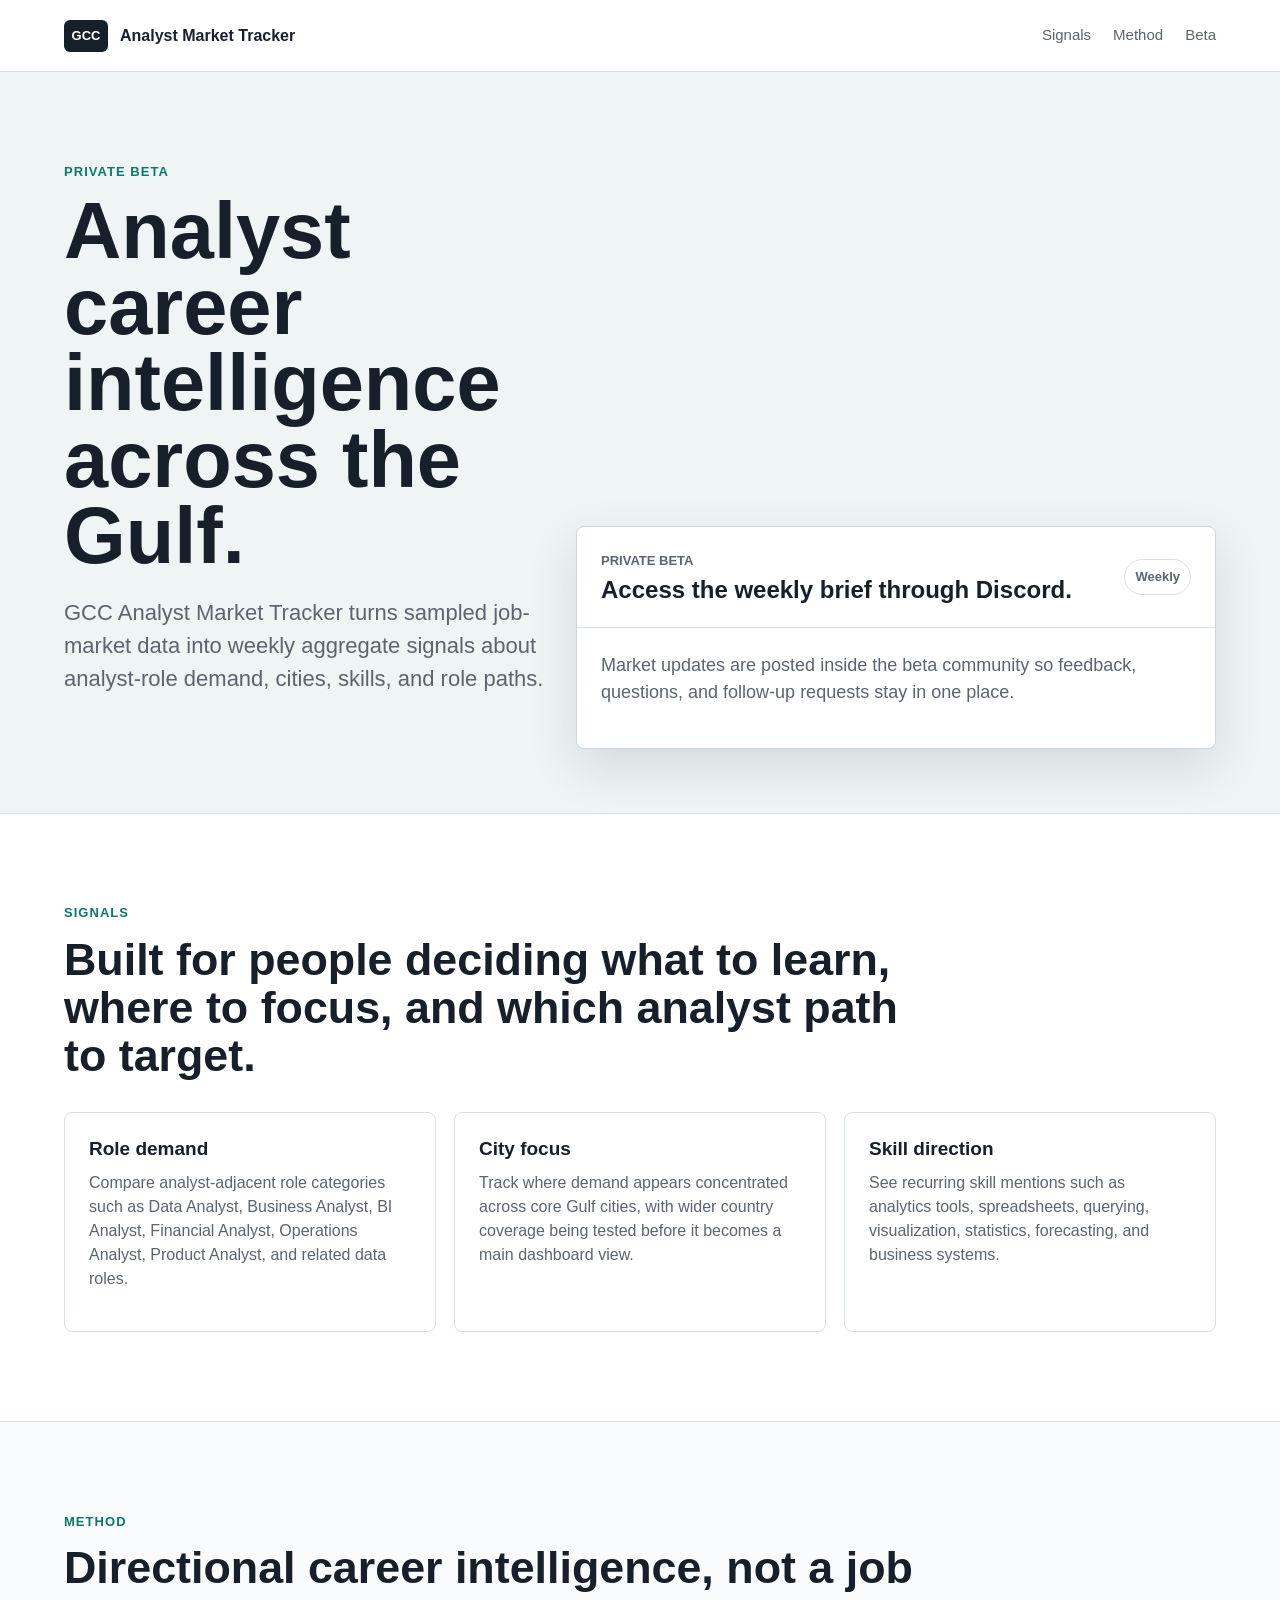
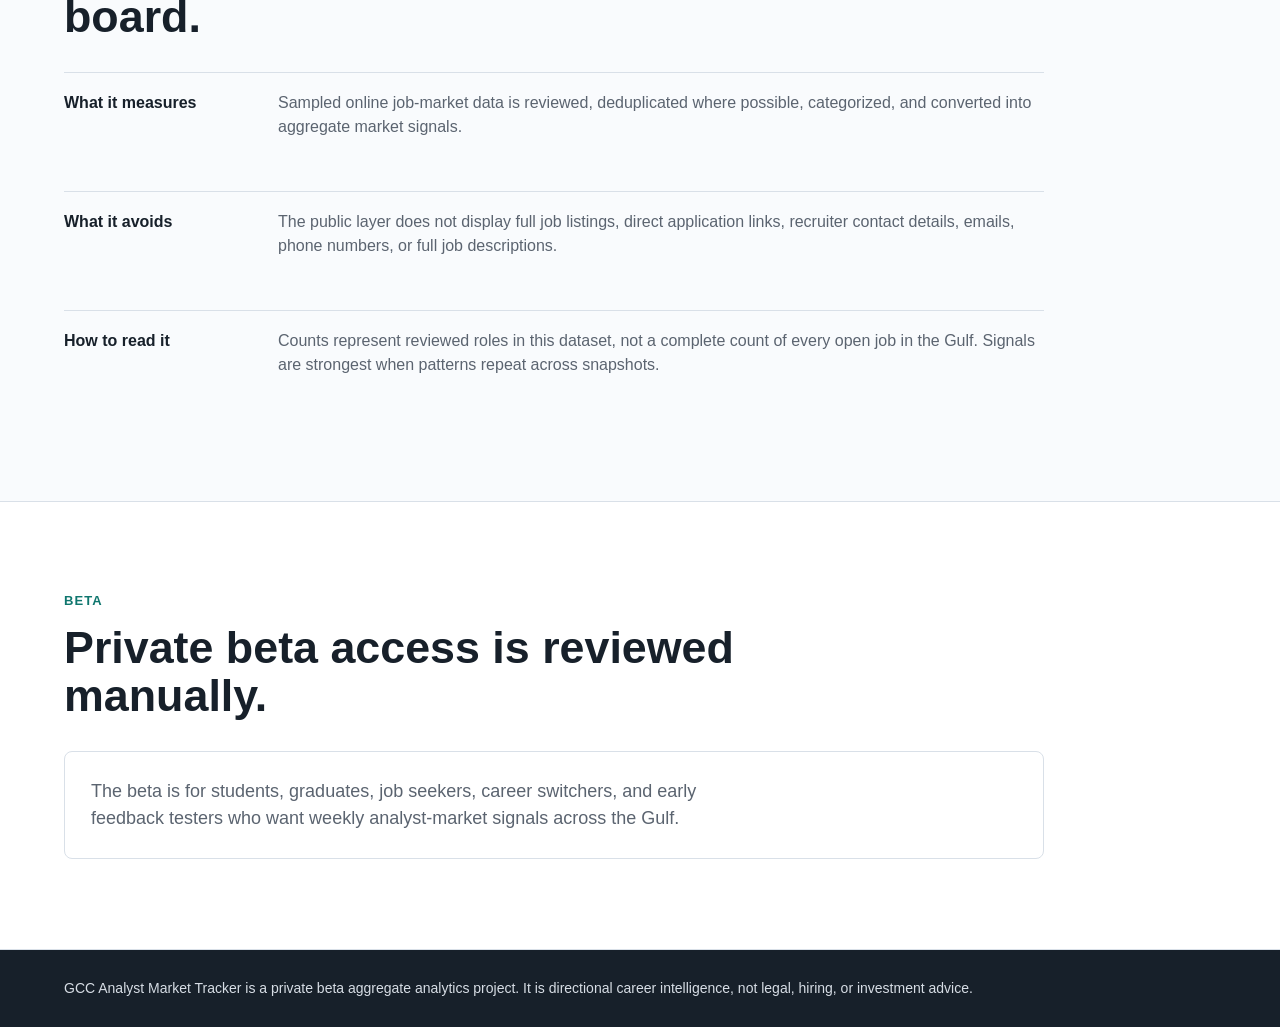
<file: docs/index.html>
<!doctype html>
<html lang="en">
  <head>
    <meta charset="utf-8">
    <meta name="viewport" content="width=device-width, initial-scale=1">
    <meta
      name="description"
      content="GCC Analyst Market Tracker is a private beta career intelligence project tracking aggregate analyst-role demand signals across the Gulf."
    >
    <title>GCC Analyst Market Tracker</title>
    <link rel="stylesheet" href="styles.css">
  </head>
  <body>
    <header class="site-header">
      <a class="brand" href="#top" aria-label="GCC Analyst Market Tracker home">
        <span class="brand-mark" aria-hidden="true">GCC</span>
        <span>Analyst Market Tracker</span>
      </a>
      <nav aria-label="Primary navigation">
        <a href="#signals">Signals</a>
        <a href="#method">Method</a>
        <a href="#beta">Beta</a>
      </nav>
    </header>

    <main id="top">
      <section class="hero" aria-labelledby="hero-title">
        <div class="hero-copy">
          <p class="eyebrow">Private beta</p>
          <h1 id="hero-title">Analyst career intelligence across the Gulf.</h1>
          <p class="hero-text">
            GCC Analyst Market Tracker turns sampled job-market data into weekly aggregate signals about analyst-role demand, cities, skills, and role paths.
          </p>
        </div>

        <div class="dashboard-preview beta-preview" aria-label="Private beta access preview">
          <div class="preview-header beta-preview-header">
            <div>
              <p class="preview-kicker">Private beta</p>
              <h2>Access the weekly brief through Discord.</h2>
            </div>
            <span class="period">Weekly</span>
          </div>

          <div class="beta-preview-body">
            <p>
              Market updates are posted inside the beta community so feedback, questions, and follow-up requests stay in one place.
            </p>
          </div>
        </div>
      </section>

      <section class="section" id="signals" aria-labelledby="signals-title">
        <div class="section-heading">
          <p class="eyebrow">Signals</p>
          <h2 id="signals-title">Built for people deciding what to learn, where to focus, and which analyst path to target.</h2>
        </div>
        <div class="info-grid">
          <article>
            <h3>Role demand</h3>
            <p>
              Compare analyst-adjacent role categories such as Data Analyst, Business Analyst, BI Analyst, Financial Analyst, Operations Analyst, Product Analyst, and related data roles.
            </p>
          </article>
          <article>
            <h3>City focus</h3>
            <p>
              Track where demand appears concentrated across core Gulf cities, with wider country coverage being tested before it becomes a main dashboard view.
            </p>
          </article>
          <article>
            <h3>Skill direction</h3>
            <p>
              See recurring skill mentions such as analytics tools, spreadsheets, querying, visualization, statistics, forecasting, and business systems.
            </p>
          </article>
        </div>
      </section>

      <section class="section compact" id="method" aria-labelledby="method-title">
        <div class="section-heading">
          <p class="eyebrow">Method</p>
          <h2 id="method-title">Directional career intelligence, not a job board.</h2>
        </div>
        <div class="scope-list">
          <div>
            <span class="label">What it measures</span>
            <p>Sampled online job-market data is reviewed, deduplicated where possible, categorized, and converted into aggregate market signals.</p>
          </div>
          <div>
            <span class="label">What it avoids</span>
            <p>The public layer does not display full job listings, direct application links, recruiter contact details, emails, phone numbers, or full job descriptions.</p>
          </div>
          <div>
            <span class="label">How to read it</span>
            <p>Counts represent reviewed roles in this dataset, not a complete count of every open job in the Gulf. Signals are strongest when patterns repeat across snapshots.</p>
          </div>
        </div>
      </section>

      <section class="section" id="beta" aria-labelledby="beta-title">
        <div class="section-heading">
          <p class="eyebrow">Beta</p>
          <h2 id="beta-title">Private beta access is reviewed manually.</h2>
        </div>
        <div class="beta-panel">
          <p>
            The beta is for students, graduates, job seekers, career switchers, and early feedback testers who want weekly analyst-market signals across the Gulf.
          </p>
        </div>
      </section>
    </main>

    <footer>
      <p>GCC Analyst Market Tracker is a private beta aggregate analytics project. It is directional career intelligence, not legal, hiring, or investment advice.</p>
    </footer>
  </body>
</html>
</file>
<file: docs/styles.css>
:root {
  color-scheme: light;
  --ink: #17202a;
  --muted: #5b6470;
  --line: #d9e0e8;
  --paper: #f7f9fb;
  --white: #ffffff;
  --blue: #2563eb;
  --teal: #0f766e;
  --gold: #b7791f;
  --red: #b42318;
  --green-paper: #eef5f4;
  --shadow: 0 18px 50px rgba(22, 32, 42, 0.12);
}

* {
  box-sizing: border-box;
}

html {
  scroll-behavior: smooth;
}

body {
  margin: 0;
  background: var(--paper);
  color: var(--ink);
  font-family: Arial, Helvetica, sans-serif;
  line-height: 1.5;
}

a {
  color: inherit;
  text-decoration: none;
}

.site-header {
  position: sticky;
  top: 0;
  z-index: 10;
  display: flex;
  align-items: center;
  justify-content: space-between;
  gap: 24px;
  min-height: 72px;
  padding: 14px clamp(20px, 5vw, 72px);
  border-bottom: 1px solid var(--line);
  background: rgba(255, 255, 255, 0.95);
  backdrop-filter: blur(14px);
}

.brand {
  display: inline-flex;
  align-items: center;
  gap: 12px;
  font-weight: 700;
}

.brand-mark {
  display: inline-flex;
  align-items: center;
  justify-content: center;
  width: 44px;
  height: 32px;
  border-radius: 6px;
  background: var(--ink);
  color: var(--white);
  font-size: 13px;
  letter-spacing: 0;
}

nav {
  display: flex;
  align-items: center;
  gap: 22px;
  color: var(--muted);
  font-size: 15px;
}

nav a:hover,
nav a:focus {
  color: var(--blue);
}

.hero {
  position: relative;
  overflow: hidden;
  min-height: calc(86vh - 72px);
  padding: clamp(48px, 7vw, 92px) clamp(20px, 5vw, 72px);
  border-bottom: 1px solid var(--line);
  background: var(--green-paper);
}

.hero-copy {
  position: relative;
  z-index: 2;
  max-width: 520px;
}

.eyebrow {
  margin: 0 0 12px;
  color: var(--teal);
  font-size: 13px;
  font-weight: 700;
  letter-spacing: 0.08em;
  text-transform: uppercase;
}

h1,
h2,
h3,
p {
  margin-top: 0;
}

h1 {
  max-width: 760px;
  margin-bottom: 22px;
  font-size: clamp(44px, 6.2vw, 88px);
  line-height: 0.96;
  letter-spacing: 0;
}

h2 {
  margin-bottom: 14px;
  font-size: clamp(28px, 3.5vw, 46px);
  line-height: 1.08;
  letter-spacing: 0;
}

h3 {
  margin-bottom: 10px;
  font-size: 19px;
  line-height: 1.25;
  letter-spacing: 0;
}

.hero-text {
  max-width: 620px;
  margin-bottom: 28px;
  color: var(--muted);
  font-size: clamp(18px, 2vw, 22px);
}

.period,
.mini-map span {
  border: 1px solid var(--line);
  border-radius: 999px;
  background: var(--white);
  color: var(--muted);
  font-size: 13px;
  font-weight: 700;
}

.dashboard-preview {
  position: absolute;
  right: clamp(20px, 5vw, 72px);
  bottom: clamp(24px, 5vw, 72px);
  z-index: 1;
  width: 100%;
  max-width: min(760px, 50vw);
  border: 1px solid #cbd6e2;
  border-radius: 8px;
  background: var(--white);
  box-shadow: var(--shadow);
  overflow: hidden;
}

.preview-header {
  display: flex;
  align-items: flex-start;
  justify-content: space-between;
  gap: 20px;
  padding: 24px;
  border-bottom: 1px solid var(--line);
}

.preview-header h2 {
  margin: 0;
  font-size: 24px;
}

.beta-preview-header {
  align-items: center;
}

.preview-kicker {
  margin-bottom: 6px;
  color: var(--muted);
  font-size: 13px;
  font-weight: 700;
  text-transform: uppercase;
}

.period {
  padding: 7px 10px;
}

.metric-grid {
  display: grid;
  grid-template-columns: repeat(3, minmax(0, 1fr));
  border-bottom: 1px solid var(--line);
}

.metric {
  min-height: 104px;
  padding: 20px 22px;
  border-right: 1px solid var(--line);
}

.metric:last-child {
  border-right: 0;
}

.metric-label {
  display: block;
  margin-bottom: 8px;
  color: var(--muted);
  font-size: 13px;
  font-weight: 700;
}

.metric strong {
  display: block;
  font-size: 30px;
  line-height: 1;
}

.chart-block {
  display: grid;
  gap: 14px;
  padding: 24px;
}

.bar-row {
  display: grid;
  grid-template-columns: minmax(128px, 180px) 1fr;
  align-items: center;
  gap: 16px;
  color: var(--muted);
  font-size: 14px;
  font-weight: 700;
}

.bar-track {
  height: 14px;
  border-radius: 999px;
  background: #e8edf3;
  overflow: hidden;
}

.bar {
  display: block;
  height: 100%;
  border-radius: inherit;
  background: var(--blue);
}

.bar.w-88 {
  width: 88%;
}

.bar.w-74 {
  width: 74%;
  background: var(--teal);
}

.bar.w-62 {
  width: 62%;
  background: var(--gold);
}

.bar.w-49 {
  width: 49%;
  background: var(--red);
}

.mini-map {
  display: flex;
  flex-wrap: wrap;
  gap: 10px;
  padding: 0 24px 24px;
}

.mini-map span {
  padding: 8px 10px;
}

.beta-preview-body {
  padding: 24px;
}

.beta-preview-body p {
  margin-bottom: 18px;
  color: var(--muted);
  font-size: 18px;
}


.section {
  padding: clamp(54px, 7vw, 96px) clamp(20px, 5vw, 72px);
  border-bottom: 1px solid var(--line);
  background: var(--white);
}

.section.compact {
  background: #f9fbfd;
}

.section-heading {
  max-width: 860px;
  margin-bottom: 32px;
}

.section-heading h2 {
  max-width: 940px;
}

.info-grid {
  display: grid;
  grid-template-columns: repeat(3, minmax(0, 1fr));
  gap: 18px;
}

.info-grid article {
  min-height: 210px;
  padding: 24px;
  border: 1px solid var(--line);
  border-radius: 8px;
  background: var(--white);
}

.info-grid p,
.scope-list p,
.beta-panel p,
footer p {
  color: var(--muted);
}

.scope-list {
  display: grid;
  gap: 18px;
  max-width: 980px;
}

.scope-list div {
  display: grid;
  grid-template-columns: 190px 1fr;
  gap: 24px;
  padding: 18px 0;
  border-top: 1px solid var(--line);
}

.label {
  color: var(--ink);
  font-weight: 700;
}

.beta-panel {
  display: flex;
  align-items: center;
  justify-content: space-between;
  gap: 24px;
  max-width: 980px;
  padding: 26px;
  border: 1px solid var(--line);
  border-radius: 8px;
  background: var(--white);
}

.beta-panel p {
  max-width: 680px;
  margin: 0;
  font-size: 18px;
}

footer {
  padding: 28px clamp(20px, 5vw, 72px);
  background: var(--ink);
}

footer p {
  margin: 0;
  color: #d7dde5;
  font-size: 14px;
}

@media (max-width: 1240px) {
  .site-header {
    align-items: flex-start;
    flex-direction: column;
  }

  .hero {
    min-height: auto;
  }

  .dashboard-preview {
    position: static;
    max-width: none;
    margin-top: 32px;
  }

  .info-grid {
    grid-template-columns: 1fr;
  }

  .hero-copy {
    max-width: 760px;
  }

  .scope-list div {
    grid-template-columns: 1fr;
    gap: 8px;
  }

  .beta-panel {
    align-items: flex-start;
    flex-direction: column;
  }
}

@media (max-width: 560px) {
  nav {
    width: 100%;
    justify-content: space-between;
    gap: 12px;
  }

  h1 {
    font-size: 42px;
  }

  .metric-grid {
    grid-template-columns: 1fr;
  }

  .metric {
    min-height: 86px;
    border-right: 0;
    border-bottom: 1px solid var(--line);
  }

  .metric:last-child {
    border-bottom: 0;
  }

  .bar-row {
    grid-template-columns: 1fr;
    gap: 8px;
  }
}
</file>
